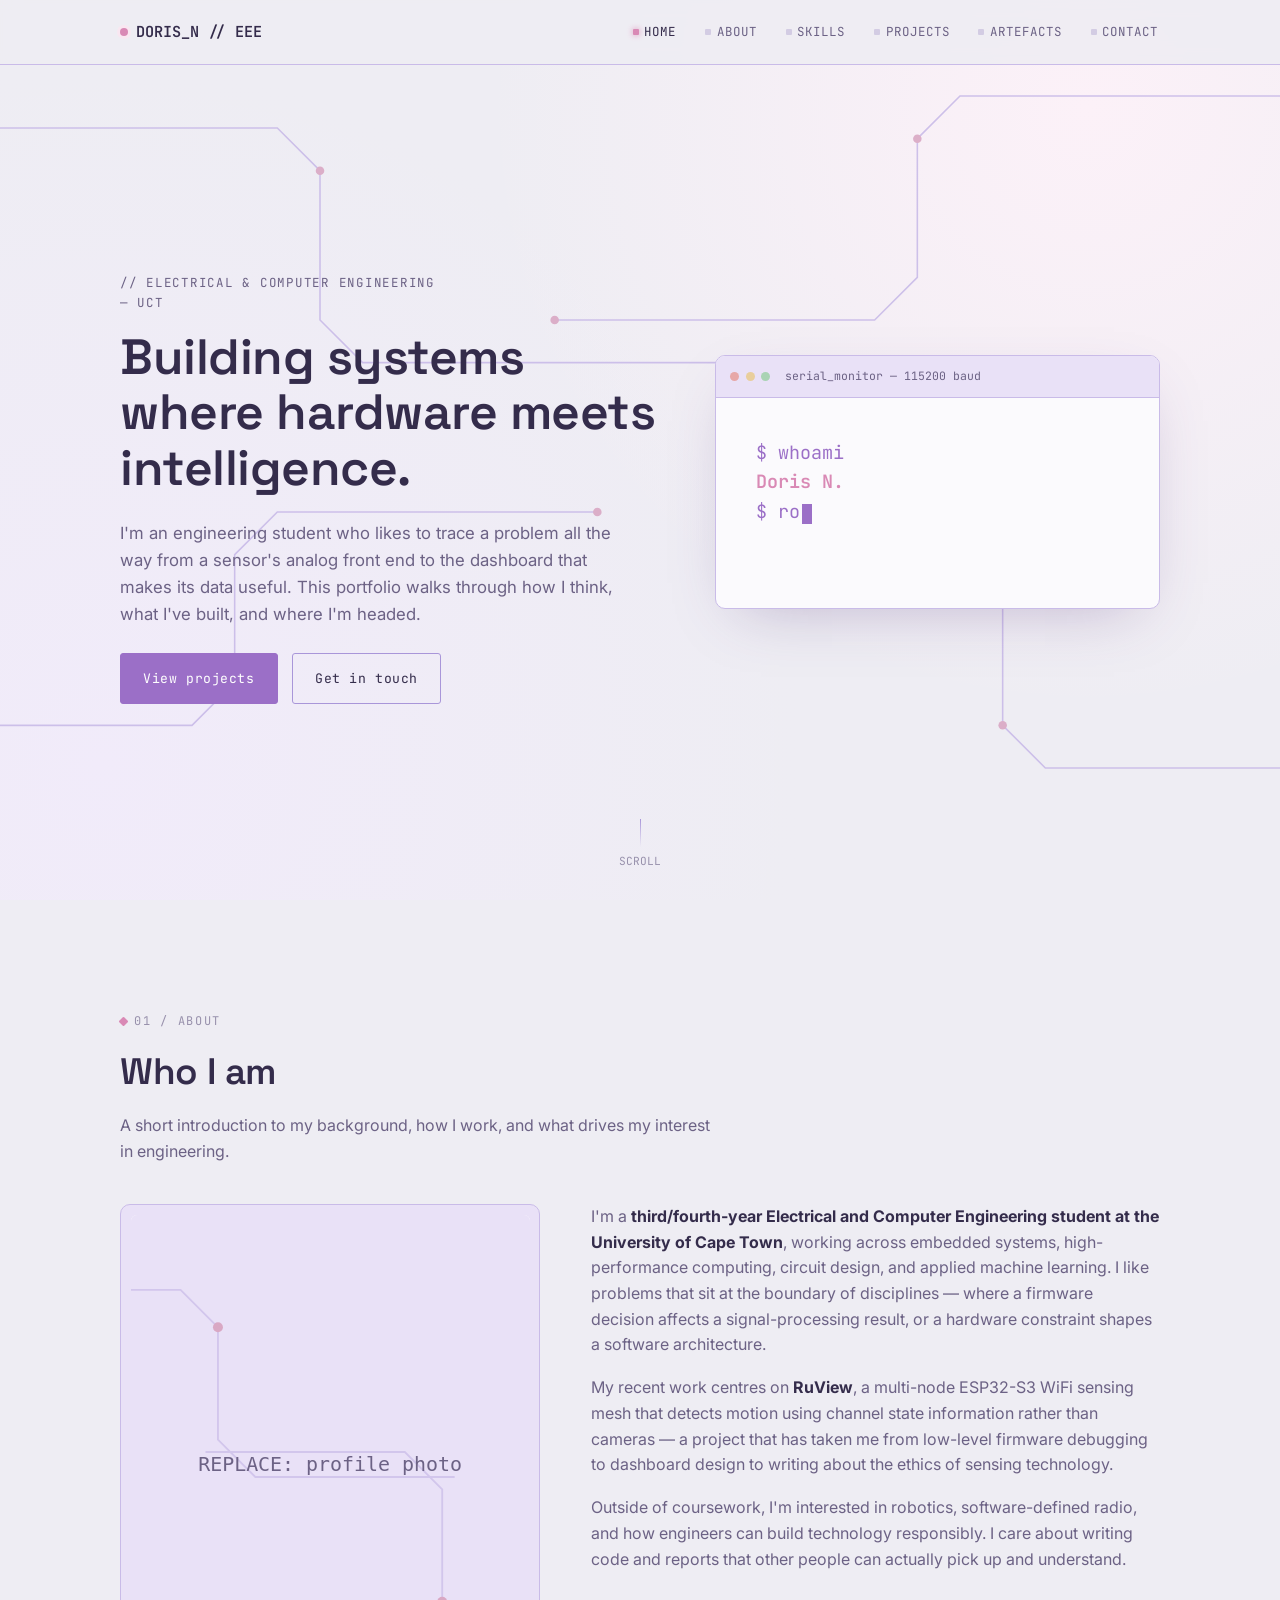
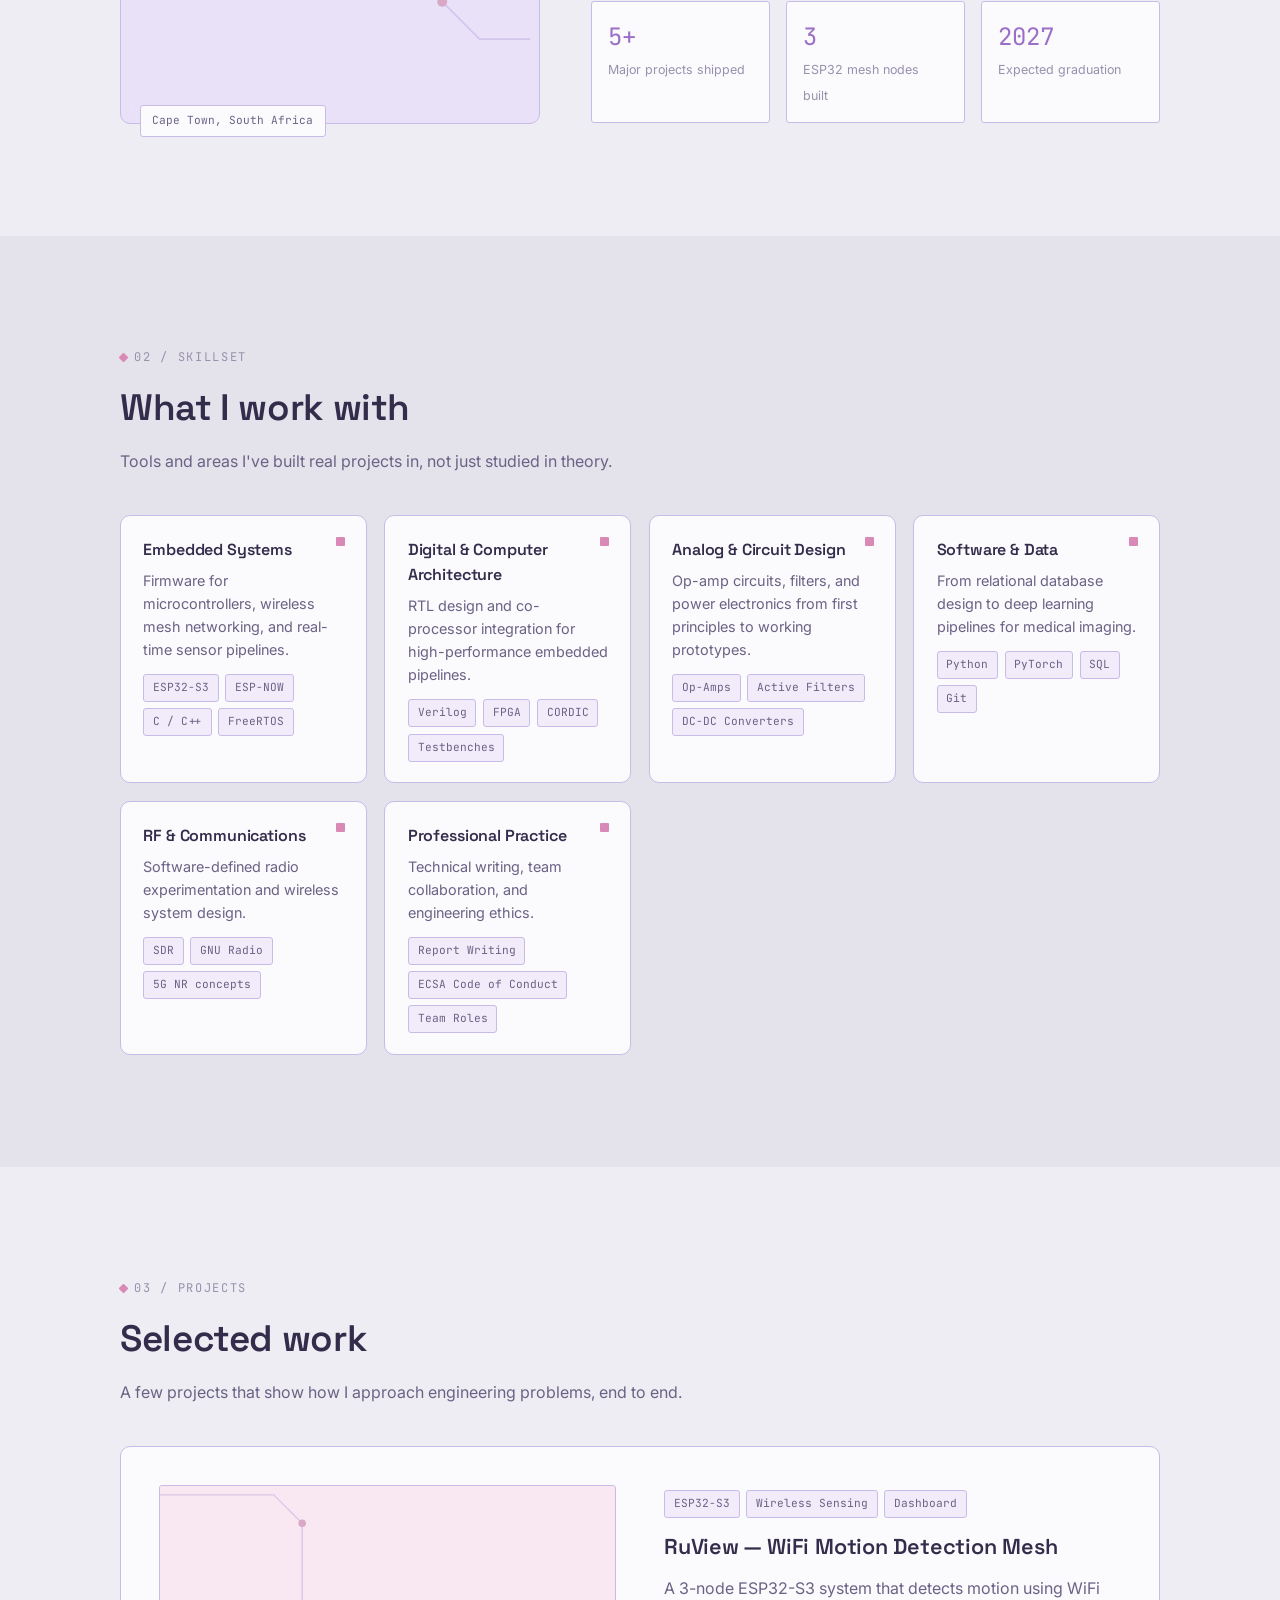
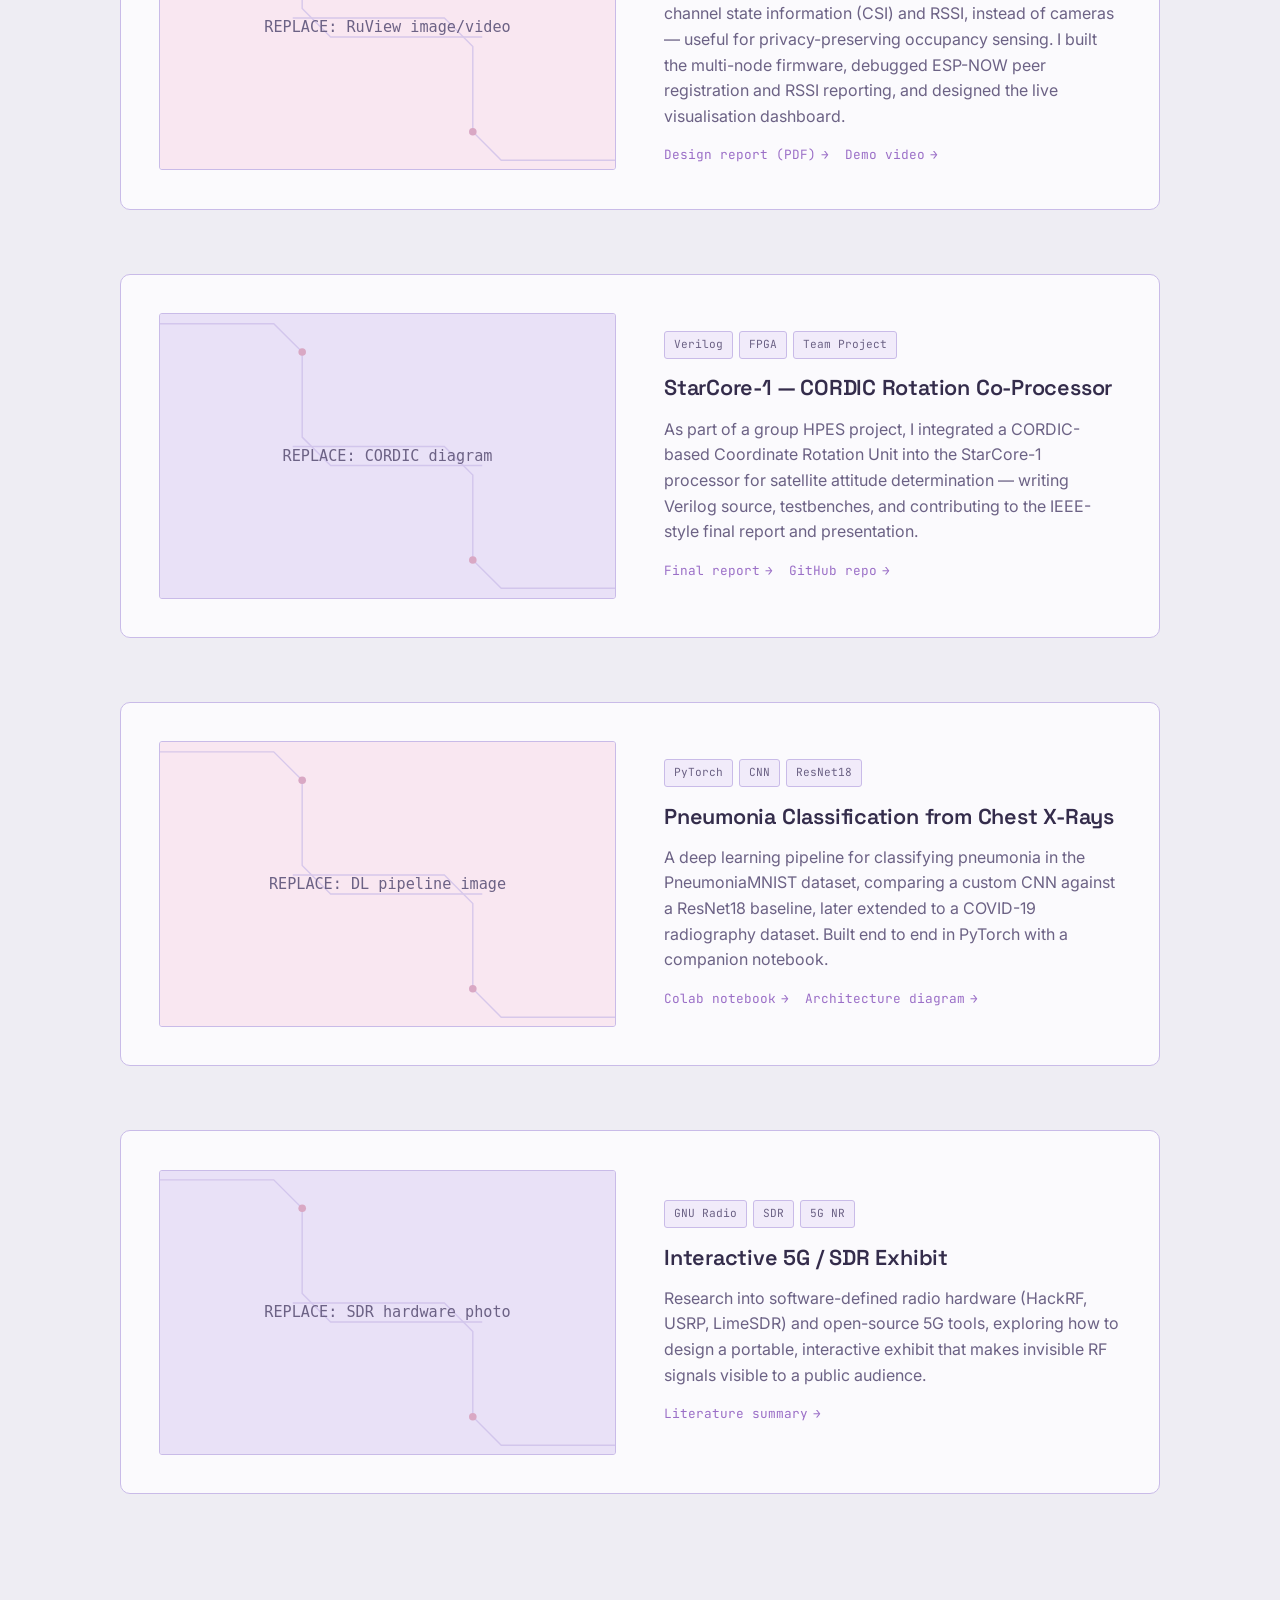
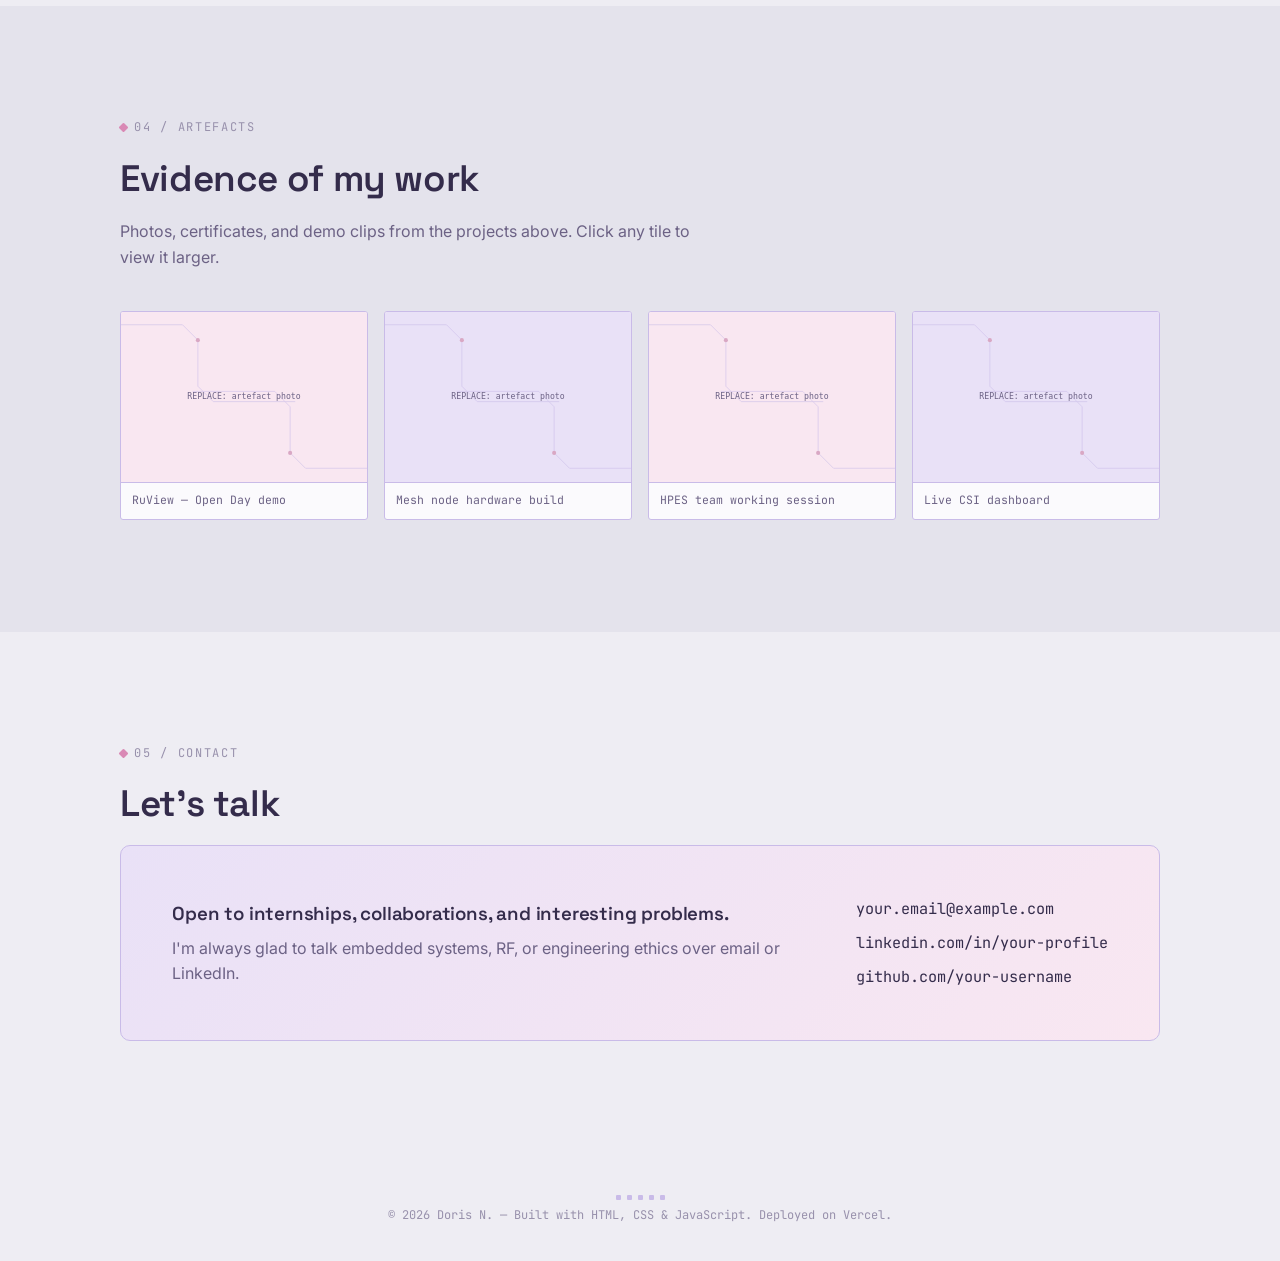
<file: doris-eportfolio/index.html>
<!DOCTYPE html>
<html lang="en">
<head>
<meta charset="UTF-8">
<meta name="viewport" content="width=device-width, initial-scale=1.0">
<title>Doris N. | Electrical &amp; Computer Engineering Portfolio</title>
<meta name="description" content="E-portfolio of Doris N., Electrical and Computer Engineering student at UCT — embedded systems, RF, and edge AI projects.">

<link rel="preconnect" href="https://fonts.googleapis.com">
<link rel="preconnect" href="https://fonts.gstatic.com" crossorigin>
<link href="https://fonts.googleapis.com/css2?family=Space+Grotesk:wght@500;600;700&family=Inter:wght@400;500;600&family=JetBrains+Mono:wght@400;500;600&display=swap" rel="stylesheet">
<link rel="stylesheet" href="style.css">
</head>
<body>

<!-- ============================== NAV ============================== -->
<nav class="nav">
  <div class="wrap">
    <a href="#home" class="nav-brand"><span class="dot"></span>DORIS_N // EEE</a>
    <button class="nav-toggle" id="navToggle" aria-label="Toggle menu" aria-expanded="false">
      <span></span>
    </button>
    <ul class="nav-links" id="navLinks">
      <li><a href="#home" class="nav-link" data-section="home">Home</a></li>
      <li><a href="#about" class="nav-link" data-section="about">About</a></li>
      <li><a href="#skills" class="nav-link" data-section="skills">Skills</a></li>
      <li><a href="#projects" class="nav-link" data-section="projects">Projects</a></li>
      <li><a href="#artefacts" class="nav-link" data-section="artefacts">Artefacts</a></li>
      <li><a href="#contact" class="nav-link" data-section="contact">Contact</a></li>
    </ul>
  </div>
</nav>

<!-- ============================== HERO ============================== -->
<header class="hero" id="home">
  <svg class="hero-traces" viewBox="0 0 1200 800" preserveAspectRatio="none" aria-hidden="true">
    <g fill="none" stroke="#C9BBE8" stroke-width="1.5">
      <path d="M0 120 H260 L300 160 V300 L340 340 H700"/>
      <path d="M1200 90 H900 L860 130 V260 L820 300 H520"/>
      <path d="M0 680 H180 L220 640 V520 L260 480 H560"/>
      <path d="M1200 720 H980 L940 680 V560 L980 520 H760"/>
    </g>
    <g fill="#D9A8C4">
      <circle cx="300" cy="160" r="4"/>
      <circle cx="700" cy="340" r="4"/>
      <circle cx="860" cy="130" r="4"/>
      <circle cx="520" cy="300" r="4"/>
      <circle cx="220" cy="640" r="4"/>
      <circle cx="560" cy="480" r="4"/>
      <circle cx="940" cy="680" r="4"/>
      <circle cx="760" cy="520" r="4"/>
    </g>
  </svg>

  <div class="wrap hero-inner">
    <div class="hero-copy">
      <p class="kicker">// Electrical &amp; Computer Engineering — UCT</p>
      <h1>Building systems where hardware meets intelligence.</h1>
      <p>I'm an engineering student who likes to trace a problem all the way from a sensor's analog front end to the dashboard that makes its data useful. This portfolio walks through how I think, what I've built, and where I'm headed.</p>
      <div class="hero-actions">
        <a href="#projects" class="btn">View projects</a>
        <a href="#contact" class="btn ghost">Get in touch</a>
      </div>
    </div>

    <div class="terminal">
      <div class="terminal-bar">
        <span class="tdot"></span><span class="tdot"></span><span class="tdot"></span>
        <span class="terminal-title">serial_monitor — 115200 baud</span>
      </div>
      <div class="terminal-body" id="typeTarget">
        <span class="prompt">$</span> whoami<br>
        <span class="cursor" id="typeCursor"></span>
      </div>
    </div>
  </div>

  <div class="scroll-cue"><span class="line"></span>SCROLL</div>
</header>

<!-- ============================== ABOUT ============================== -->
<section id="about">
  <div class="wrap">
    <div class="eyebrow">01 / About</div>
    <h2 class="section-title reveal from-up">Who I am</h2>
    <p class="section-sub reveal from-up">A short introduction to my background, how I work, and what drives my interest in engineering.</p>

    <div class="about-grid">
      <div class="reveal from-left">
        <div class="portrait-frame">
          <!--
            EDIT ME: replace the src below with your own photo.
            Put your image file in assets/images/ and reference it,
            e.g. src="assets/images/profile.jpg"
          -->
          <img src="assets/images/profile-placeholder.svg" alt="Portrait of Doris N.">
          <span class="portrait-tag">Cape Town, South Africa</span>
        </div>
      </div>

      <div class="about-copy reveal from-right">
        <p>I'm a <strong>third/fourth-year Electrical and Computer Engineering student at the University of Cape Town</strong>, working across embedded systems, high-performance computing, circuit design, and applied machine learning. I like problems that sit at the boundary of disciplines — where a firmware decision affects a signal-processing result, or a hardware constraint shapes a software architecture.</p>
        <p>My recent work centres on <strong>RuView</strong>, a multi-node ESP32-S3 WiFi sensing mesh that detects motion using channel state information rather than cameras — a project that has taken me from low-level firmware debugging to dashboard design to writing about the ethics of sensing technology.</p>
        <p>Outside of coursework, I'm interested in robotics, software-defined radio, and how engineers can build technology responsibly. I care about writing code and reports that other people can actually pick up and understand.</p>

        <div class="stat-row">
          <div class="stat"><span class="num">5+</span><span class="label">Major projects shipped</span></div>
          <div class="stat"><span class="num">3</span><span class="label">ESP32 mesh nodes built</span></div>
          <div class="stat"><span class="num">2027</span><span class="label">Expected graduation</span></div>
        </div>
      </div>
    </div>
  </div>
</section>

<!-- ============================== SKILLS ============================== -->
<section class="section-alt" id="skills">
  <div class="wrap">
    <div class="eyebrow">02 / Skillset</div>
    <h2 class="section-title reveal from-up">What I work with</h2>
    <p class="section-sub reveal from-up">Tools and areas I've built real projects in, not just studied in theory.</p>

    <div class="skill-board">
      <div class="skill-node reveal from-left">
        <h4>Embedded Systems</h4>
        <p>Firmware for microcontrollers, wireless mesh networking, and real-time sensor pipelines.</p>
        <div class="chip-row">
          <span class="chip">ESP32-S3</span><span class="chip">ESP-NOW</span><span class="chip">C / C++</span><span class="chip">FreeRTOS</span>
        </div>
      </div>
      <div class="skill-node reveal from-left">
        <h4>Digital &amp; Computer Architecture</h4>
        <p>RTL design and co-processor integration for high-performance embedded pipelines.</p>
        <div class="chip-row">
          <span class="chip">Verilog</span><span class="chip">FPGA</span><span class="chip">CORDIC</span><span class="chip">Testbenches</span>
        </div>
      </div>
      <div class="skill-node reveal from-right">
        <h4>Analog &amp; Circuit Design</h4>
        <p>Op-amp circuits, filters, and power electronics from first principles to working prototypes.</p>
        <div class="chip-row">
          <span class="chip">Op-Amps</span><span class="chip">Active Filters</span><span class="chip">DC-DC Converters</span>
        </div>
      </div>
      <div class="skill-node reveal from-right">
        <h4>Software &amp; Data</h4>
        <p>From relational database design to deep learning pipelines for medical imaging.</p>
        <div class="chip-row">
          <span class="chip">Python</span><span class="chip">PyTorch</span><span class="chip">SQL</span><span class="chip">Git</span>
        </div>
      </div>
      <div class="skill-node reveal from-left">
        <h4>RF &amp; Communications</h4>
        <p>Software-defined radio experimentation and wireless system design.</p>
        <div class="chip-row">
          <span class="chip">SDR</span><span class="chip">GNU Radio</span><span class="chip">5G NR concepts</span>
        </div>
      </div>
      <div class="skill-node reveal from-right">
        <h4>Professional Practice</h4>
        <p>Technical writing, team collaboration, and engineering ethics.</p>
        <div class="chip-row">
          <span class="chip">Report Writing</span><span class="chip">ECSA Code of Conduct</span><span class="chip">Team Roles</span>
        </div>
      </div>
    </div>
  </div>
</section>

<!-- ============================== PROJECTS ============================== -->
<section id="projects">
  <div class="wrap">
    <div class="eyebrow">03 / Projects</div>
    <h2 class="section-title reveal from-up">Selected work</h2>
    <p class="section-sub reveal from-up">A few projects that show how I approach engineering problems, end to end.</p>

    <div class="project-list">

      <!-- Project 1 -->
      <article class="project-card reveal from-left">
        <div class="project-media">
          <!-- EDIT ME: swap this placeholder for a real image or <video> — see README -->
          <img src="assets/images/project-ruview-placeholder.svg" alt="RuView WiFi motion detection mesh diagram">
        </div>
        <div class="project-text">
          <div class="tag-row"><span class="chip">ESP32-S3</span><span class="chip">Wireless Sensing</span><span class="chip">Dashboard</span></div>
          <h3>RuView — WiFi Motion Detection Mesh</h3>
          <p>A 3-node ESP32-S3 system that detects motion using WiFi channel state information (CSI) and RSSI, instead of cameras — useful for privacy-preserving occupancy sensing. I built the multi-node firmware, debugged ESP-NOW peer registration and RSSI reporting, and designed the live visualisation dashboard.</p>
          <div class="project-links">
            <a href="#">Design report (PDF)</a>
            <a href="#">Demo video</a>
          </div>
        </div>
      </article>

      <!-- Project 2 -->
      <article class="project-card reveal from-right">
        <div class="project-media">
          <img src="assets/images/project-cordic-placeholder.svg" alt="CORDIC co-processor block diagram">
        </div>
        <div class="project-text">
          <div class="tag-row"><span class="chip">Verilog</span><span class="chip">FPGA</span><span class="chip">Team Project</span></div>
          <h3>StarCore-1 — CORDIC Rotation Co-Processor</h3>
          <p>As part of a group HPES project, I integrated a CORDIC-based Coordinate Rotation Unit into the StarCore-1 processor for satellite attitude determination — writing Verilog source, testbenches, and contributing to the IEEE-style final report and presentation.</p>
          <div class="project-links">
            <a href="#">Final report</a>
            <a href="#">GitHub repo</a>
          </div>
        </div>
      </article>

      <!-- Project 3 -->
      <article class="project-card reveal from-left">
        <div class="project-media">
          <img src="assets/images/project-pneumonia-placeholder.svg" alt="Chest X-ray classification pipeline">
        </div>
        <div class="project-text">
          <div class="tag-row"><span class="chip">PyTorch</span><span class="chip">CNN</span><span class="chip">ResNet18</span></div>
          <h3>Pneumonia Classification from Chest X-Rays</h3>
          <p>A deep learning pipeline for classifying pneumonia in the PneumoniaMNIST dataset, comparing a custom CNN against a ResNet18 baseline, later extended to a COVID-19 radiography dataset. Built end to end in PyTorch with a companion notebook.</p>
          <div class="project-links">
            <a href="#">Colab notebook</a>
            <a href="#">Architecture diagram</a>
          </div>
        </div>
      </article>

      <!-- Project 4 -->
      <article class="project-card reveal from-right">
        <div class="project-media">
          <img src="assets/images/project-sdr-placeholder.svg" alt="Software defined radio hardware">
        </div>
        <div class="project-text">
          <div class="tag-row"><span class="chip">GNU Radio</span><span class="chip">SDR</span><span class="chip">5G NR</span></div>
          <h3>Interactive 5G / SDR Exhibit</h3>
          <p>Research into software-defined radio hardware (HackRF, USRP, LimeSDR) and open-source 5G tools, exploring how to design a portable, interactive exhibit that makes invisible RF signals visible to a public audience.</p>
          <div class="project-links">
            <a href="#">Literature summary</a>
          </div>
        </div>
      </article>

    </div>
  </div>
</section>

<!-- ============================== ARTEFACTS ============================== -->
<section class="section-alt" id="artefacts">
  <div class="wrap">
    <div class="eyebrow">04 / Artefacts</div>
    <h2 class="section-title reveal from-up">Evidence of my work</h2>
    <p class="section-sub reveal from-up">Photos, certificates, and demo clips from the projects above. Click any tile to view it larger.</p>

    <div class="gallery" id="gallery">
      <!--
        EDIT ME: each gallery-item is one photo or video.
        Copy a block, change the file path and caption. See README.
      -->
      <div class="gallery-item reveal from-up" data-full="assets/images/artefact-1-placeholder.svg" data-type="image">
        <img src="assets/images/artefact-1-placeholder.svg" alt="RuView open day demo">
        <div class="gallery-cap">RuView — Open Day demo</div>
      </div>
      <div class="gallery-item reveal from-up" data-full="assets/images/artefact-2-placeholder.svg" data-type="image">
        <img src="assets/images/artefact-2-placeholder.svg" alt="PCB and node hardware">
        <div class="gallery-cap">Mesh node hardware build</div>
      </div>
      <div class="gallery-item reveal from-up" data-full="assets/images/artefact-3-placeholder.svg" data-type="image">
        <img src="assets/images/artefact-3-placeholder.svg" alt="Team working session">
        <div class="gallery-cap">HPES team working session</div>
      </div>
      <div class="gallery-item reveal from-up" data-full="assets/images/artefact-4-placeholder.svg" data-type="image">
        <img src="assets/images/artefact-4-placeholder.svg" alt="Dashboard screenshot">
        <div class="gallery-cap">Live CSI dashboard</div>
      </div>
    </div>
  </div>
</section>

<!-- ============================== CONTACT ============================== -->
<section id="contact">
  <div class="wrap">
    <div class="eyebrow">05 / Contact</div>
    <h2 class="section-title reveal from-up">Let's talk</h2>

    <div class="contact-panel reveal from-up">
      <div>
        <h3 style="margin-bottom:0.4rem;">Open to internships, collaborations, and interesting problems.</h3>
        <p style="color:var(--ink-soft); margin:0;">I'm always glad to talk embedded systems, RF, or engineering ethics over email or LinkedIn.</p>
      </div>
      <div class="contact-links">
        <a href="mailto:your.email@example.com">your.email@example.com</a>
        <a href="https://linkedin.com/in/your-profile" target="_blank" rel="noopener">linkedin.com/in/your-profile</a>
        <a href="https://github.com/your-username" target="_blank" rel="noopener">github.com/your-username</a>
      </div>
    </div>
  </div>
</section>

<footer>
  <div class="pin-divider"><span></span><span></span><span></span><span></span><span></span></div>
  &copy; <span id="year"></span> Doris N. — Built with HTML, CSS &amp; JavaScript. Deployed on Vercel.
</footer>

<!-- ============================== LIGHTBOX ============================== -->
<div class="lightbox" id="lightbox">
  <button class="lightbox-close" id="lightboxClose" aria-label="Close">✕</button>
  <div class="lightbox-inner" id="lightboxInner"></div>
</div>

<script src="script.js"></script>
</body>
</html>
</file>
<file: doris-eportfolio/style.css>
/* ==========================================================================
   DORIS N. — ENGINEERING E-PORTFOLIO
   Design language: PCB traces, serial-monitor typography, solder-pad accents.
   Palette lives in the :root block below — change values there to re-theme
   the whole site. See README.md for the full editing guide.
   ========================================================================== */

:root {
  /* ---- Palette: light purple / light pink / light grey ---- */
  --grey-bg:      #EEEDF3;   /* main page background */
  --grey-panel:   #E4E3EC;   /* slightly deeper grey panel */
  --purple-panel: #E9E1F7;   /* light purple panel */
  --purple-soft:  #F1EBFA;   /* pale purple wash */
  --pink-panel:   #F9E7F1;   /* light pink panel */
  --pink-soft:    #FCF1F8;   /* pale pink wash */
  --card:         #FBFAFD;   /* card surface */

  --ink:          #342C4B;   /* primary text — deep plum */
  --ink-soft:     #6C6285;   /* secondary text — muted violet-grey */
  --ink-faint:    #9891AC;   /* tertiary / captions */

  --trace:        #C9BBE8;   /* circuit trace lines */
  --trace-strong: #A996D9;   /* brighter trace / hover */
  --accent:       #9B6FC7;   /* violet accent — buttons, links */
  --accent-pink:  #D989B5;   /* rose accent — highlights, LED-on state */
  --led-off:      #D3CCE3;

  --radius: 3px;
  --radius-lg: 10px;
  --gap: clamp(1.5rem, 4vw, 3.5rem);

  --font-display: 'Space Grotesk', 'Segoe UI', sans-serif;
  --font-body: 'Inter', 'Segoe UI', sans-serif;
  --font-mono: 'JetBrains Mono', 'Consolas', monospace;
}

* { box-sizing: border-box; }
html { scroll-behavior: smooth; }

body {
  margin: 0;
  background: var(--grey-bg);
  color: var(--ink);
  font-family: var(--font-body);
  font-size: 16px;
  line-height: 1.6;
  -webkit-font-smoothing: antialiased;
}

@media (prefers-reduced-motion: reduce) {
  html { scroll-behavior: auto; }
  * { animation-duration: 0.01ms !important; animation-iteration-count: 1 !important; transition-duration: 0.01ms !important; }
}

a { color: var(--accent); text-decoration: none; }
a:hover { color: var(--accent-pink); }
img, video { max-width: 100%; display: block; }

:focus-visible {
  outline: 2px solid var(--accent);
  outline-offset: 3px;
}

.wrap {
  max-width: 1120px;
  margin: 0 auto;
  padding: 0 clamp(1.25rem, 4vw, 2.5rem);
}

.eyebrow {
  font-family: var(--font-mono);
  font-size: 0.75rem;
  letter-spacing: 0.14em;
  text-transform: uppercase;
  color: var(--ink-faint);
  display: flex;
  align-items: center;
  gap: 0.6em;
  margin-bottom: 0.75rem;
}
.eyebrow::before {
  content: '';
  width: 7px; height: 7px;
  background: var(--accent-pink);
  border-radius: 1px;
  transform: rotate(45deg);
  flex: none;
}

h1, h2, h3, h4 {
  font-family: var(--font-display);
  color: var(--ink);
  margin: 0 0 0.5em;
  font-weight: 600;
  letter-spacing: -0.01em;
}

h2.section-title {
  font-size: clamp(1.6rem, 3vw, 2.3rem);
  margin-bottom: 0.3em;
}
.section-sub {
  color: var(--ink-soft);
  max-width: 60ch;
  margin: 0 0 2.5rem;
}

/* ---------------------------------------------------------------- NAV --- */
.nav {
  position: fixed;
  top: 0; left: 0; right: 0;
  z-index: 100;
  background: rgba(238, 237, 243, 0.86);
  backdrop-filter: blur(10px);
  border-bottom: 1px solid var(--trace);
  transition: background 0.3s ease;
}
.nav .wrap {
  display: flex;
  align-items: center;
  justify-content: space-between;
  height: 64px;
  max-width: 1120px;
}
.nav-brand {
  font-family: var(--font-mono);
  font-weight: 600;
  font-size: 0.95rem;
  color: var(--ink);
  display: flex;
  align-items: center;
  gap: 0.5rem;
}
.nav-brand .dot {
  width: 8px; height: 8px;
  background: var(--accent-pink);
  border-radius: 50%;
  box-shadow: 0 0 0 3px var(--pink-panel);
}
.nav-links {
  display: flex;
  gap: clamp(0.75rem, 2vw, 2rem);
  list-style: none;
  margin: 0; padding: 0;
  font-family: var(--font-mono);
  font-size: 0.78rem;
  letter-spacing: 0.08em;
  text-transform: uppercase;
}
.nav-links a {
  color: var(--ink-soft);
  position: relative;
  padding: 0.4rem 0.1rem;
  display: flex;
  align-items: center;
  gap: 0.45em;
}
.nav-links a::before {
  content: '';
  width: 6px; height: 6px;
  border-radius: 1px;
  background: var(--led-off);
  transition: background 0.25s ease, box-shadow 0.25s ease;
}
.nav-links a:hover, .nav-links a.active { color: var(--ink); }
.nav-links a.active::before,
.nav-links a:hover::before {
  background: var(--accent-pink);
  box-shadow: 0 0 6px var(--accent-pink);
}
.nav-toggle {
  display: none;
  background: none;
  border: 1px solid var(--trace);
  border-radius: var(--radius);
  width: 38px; height: 38px;
  align-items: center;
  justify-content: center;
  cursor: pointer;
}
.nav-toggle span, .nav-toggle span::before, .nav-toggle span::after {
  content: '';
  display: block;
  width: 16px; height: 2px;
  background: var(--ink);
  position: relative;
  transition: 0.2s;
}
.nav-toggle span::before { position: absolute; top: -5px; }
.nav-toggle span::after { position: absolute; top: 5px; }

@media (max-width: 760px) {
  .nav-links {
    position: fixed;
    top: 64px; right: 0;
    background: var(--grey-bg);
    border-left: 1px solid var(--trace);
    border-bottom: 1px solid var(--trace);
    flex-direction: column;
    padding: 1.5rem;
    gap: 1.1rem;
    transform: translateX(100%);
    transition: transform 0.3s ease;
  }
  .nav-links.open { transform: translateX(0); }
  .nav-toggle { display: flex; }
}

/* --------------------------------------------------------------- HERO --- */
.hero {
  min-height: 100vh;
  display: flex;
  align-items: center;
  position: relative;
  overflow: hidden;
  padding-top: 64px;
  background:
    radial-gradient(circle at 85% 12%, var(--pink-soft) 0%, transparent 45%),
    radial-gradient(circle at 8% 85%, var(--purple-soft) 0%, transparent 50%),
    var(--grey-bg);
}
.hero-traces { position: absolute; inset: 0; z-index: 0; opacity: 0.9; pointer-events: none; }
.hero-inner { position: relative; z-index: 1; display: grid; grid-template-columns: 1.1fr 0.9fr; gap: var(--gap); align-items: center; }
@media (max-width: 860px) { .hero-inner { grid-template-columns: 1fr; } }

.terminal {
  background: var(--card);
  border: 1px solid var(--trace);
  border-radius: var(--radius-lg);
  box-shadow: 0 20px 60px -25px rgba(90, 60, 130, 0.35);
  overflow: hidden;
}
.terminal-bar {
  display: flex;
  align-items: center;
  gap: 0.4rem;
  padding: 0.7rem 0.9rem;
  background: var(--purple-panel);
  border-bottom: 1px solid var(--trace);
  font-family: var(--font-mono);
  font-size: 0.72rem;
  color: var(--ink-soft);
}
.terminal-bar .tdot { width: 9px; height: 9px; border-radius: 50%; background: var(--led-off); }
.terminal-bar .tdot:nth-child(1) { background: #E7A8A8; }
.terminal-bar .tdot:nth-child(2) { background: #E9CE9C; }
.terminal-bar .tdot:nth-child(3) { background: #A9D3B4; }
.terminal-title { margin-left: 0.5rem; }
.terminal-body {
  font-family: var(--font-mono);
  font-size: clamp(0.95rem, 2.2vw, 1.15rem);
  padding: clamp(1.5rem, 4vw, 2.5rem);
  min-height: 210px;
  color: var(--ink);
  white-space: pre-wrap;
}
.terminal-body .prompt { color: var(--accent); }
.terminal-body .type-name { color: var(--accent-pink); font-weight: 600; }
.terminal-body .cursor {
  display: inline-block;
  width: 0.55em; height: 1.05em;
  background: var(--accent);
  vertical-align: text-bottom;
  margin-left: 2px;
  animation: blink 0.9s steps(1) infinite;
}
@keyframes blink { 50% { opacity: 0; } }

.hero-copy .kicker {
  font-family: var(--font-mono);
  font-size: 0.78rem;
  letter-spacing: 0.14em;
  text-transform: uppercase;
  color: var(--ink-soft);
  margin-bottom: 1rem;
}
.hero-copy h1 {
  font-size: clamp(2.1rem, 5vw, 3.1rem);
  line-height: 1.12;
}
.hero-copy p {
  color: var(--ink-soft);
  max-width: 46ch;
  font-size: 1.05rem;
}
.hero-actions { display: flex; gap: 0.9rem; flex-wrap: wrap; margin-top: 1.6rem; }

.btn {
  font-family: var(--font-mono);
  font-size: 0.82rem;
  letter-spacing: 0.04em;
  padding: 0.85rem 1.4rem;
  border-radius: var(--radius);
  border: 1px solid var(--accent);
  background: var(--accent);
  color: #fff;
  cursor: pointer;
  transition: transform 0.15s ease, box-shadow 0.15s ease, background 0.15s ease;
  display: inline-flex;
  align-items: center;
  gap: 0.5em;
}
.btn:hover { background: var(--accent-pink); border-color: var(--accent-pink); color: #fff; transform: translateY(-2px); box-shadow: 0 10px 24px -12px var(--accent-pink); }
.btn.ghost {
  background: transparent;
  color: var(--ink);
  border-color: var(--trace-strong);
}
.btn.ghost:hover { background: var(--purple-panel); color: var(--ink); box-shadow: none; }

.scroll-cue {
  position: absolute;
  bottom: 1.8rem; left: 50%;
  transform: translateX(-50%);
  font-family: var(--font-mono);
  font-size: 0.7rem;
  color: var(--ink-faint);
  display: flex; flex-direction: column; align-items: center; gap: 0.4rem;
  z-index: 1;
}
.scroll-cue .line { width: 1px; height: 28px; background: linear-gradient(var(--trace-strong), transparent); animation: pulse 1.8s ease-in-out infinite; }
@keyframes pulse { 0%,100% { opacity: 0.3; } 50% { opacity: 1; } }

/* ------------------------------------------------------------ SECTION --- */
section { padding: clamp(4rem, 9vw, 7rem) 0; position: relative; }
.section-alt { background: var(--grey-panel); }

/* slide-in reveal system */
.reveal {
  opacity: 0;
  transition: opacity 0.7s cubic-bezier(.2,.7,.2,1), transform 0.7s cubic-bezier(.2,.7,.2,1);
}
.reveal.from-left  { transform: translateX(-60px); }
.reveal.from-right { transform: translateX(60px); }
.reveal.from-up     { transform: translateY(40px); }
.reveal.in-view { opacity: 1; transform: translateX(0) translateY(0); }

/* --------------------------------------------------------------- ABOUT --- */
.about-grid {
  display: grid;
  grid-template-columns: 0.85fr 1.15fr;
  gap: var(--gap);
  align-items: start;
}
@media (max-width: 800px) { .about-grid { grid-template-columns: 1fr; } }

.portrait-frame {
  background: var(--purple-panel);
  border: 1px solid var(--trace);
  border-radius: var(--radius-lg);
  padding: 0.6rem;
  position: relative;
}
.portrait-frame img {
  border-radius: calc(var(--radius-lg) - 4px);
  width: 100%;
  aspect-ratio: 4/5;
  object-fit: cover;
  background: var(--card);
}
.portrait-tag {
  position: absolute;
  bottom: -14px; left: 1.2rem;
  background: var(--card);
  border: 1px solid var(--trace);
  border-radius: var(--radius);
  font-family: var(--font-mono);
  font-size: 0.7rem;
  padding: 0.4rem 0.7rem;
  color: var(--ink-soft);
}

.about-copy p { margin: 0 0 1.1rem; color: var(--ink-soft); }
.about-copy strong { color: var(--ink); }

.stat-row {
  display: grid;
  grid-template-columns: repeat(3, 1fr);
  gap: 1rem;
  margin-top: 1.8rem;
}
.stat {
  background: var(--card);
  border: 1px solid var(--trace);
  border-radius: var(--radius);
  padding: 1rem 1rem 0.9rem;
}
.stat .num { font-family: var(--font-mono); font-size: 1.5rem; color: var(--accent); display: block; }
.stat .label { font-size: 0.78rem; color: var(--ink-faint); }

/* -------------------------------------------------------------- SKILLS --- */
.skill-board {
  display: grid;
  grid-template-columns: repeat(auto-fit, minmax(220px, 1fr));
  gap: 1.1rem;
}
.skill-node {
  background: var(--card);
  border: 1px solid var(--trace);
  border-radius: var(--radius-lg);
  padding: 1.3rem 1.4rem;
  position: relative;
}
.skill-node::before {
  content: '';
  position: absolute; top: 1.3rem; right: 1.3rem;
  width: 9px; height: 9px;
  background: var(--accent-pink);
  border-radius: 1px;
}
.skill-node h4 { font-size: 1rem; margin-bottom: 0.4rem; }
.skill-node p { color: var(--ink-soft); font-size: 0.9rem; margin: 0 0 0.8rem; }
.chip-row { display: flex; flex-wrap: wrap; gap: 0.4rem; }
.chip {
  font-family: var(--font-mono);
  font-size: 0.7rem;
  padding: 0.25rem 0.55rem;
  border-radius: var(--radius);
  background: var(--purple-soft);
  color: var(--ink-soft);
  border: 1px solid var(--trace);
}

/* ------------------------------------------------------------ PROJECTS --- */
.project-list { display: flex; flex-direction: column; gap: clamp(2.5rem, 5vw, 4rem); }
.project-card {
  display: grid;
  grid-template-columns: 1fr 1fr;
  gap: clamp(1.5rem, 4vw, 3rem);
  align-items: center;
  background: var(--card);
  border: 1px solid var(--trace);
  border-radius: var(--radius-lg);
  padding: clamp(1.4rem, 3vw, 2.4rem);
}
.project-card:nth-child(even) { grid-template-areas: 'media text'; }
.project-card:nth-child(even) .project-media { order: 1; }
.project-card:nth-child(even) .project-text { order: 2; }
@media (max-width: 780px) {
  .project-card { grid-template-columns: 1fr !important; }
  .project-card:nth-child(even) .project-media,
  .project-card:nth-child(even) .project-text { order: initial; }
}

.project-media {
  border-radius: var(--radius);
  overflow: hidden;
  border: 1px solid var(--trace);
  background: var(--purple-soft);
  aspect-ratio: 16/10;
  display: flex;
  align-items: center;
  justify-content: center;
}
.project-media img, .project-media video { width: 100%; height: 100%; object-fit: cover; }
.media-placeholder {
  font-family: var(--font-mono);
  font-size: 0.75rem;
  color: var(--ink-faint);
  text-align: center;
  padding: 1rem;
}

.project-text .tag-row { display: flex; gap: 0.4rem; flex-wrap: wrap; margin-bottom: 0.8rem; }
.project-text h3 { font-size: 1.35rem; }
.project-text p { color: var(--ink-soft); margin: 0 0 1rem; }
.project-links { display: flex; gap: 1rem; font-family: var(--font-mono); font-size: 0.8rem; flex-wrap: wrap; }
.project-links a { display: inline-flex; align-items: center; gap: 0.4em; }
.project-links a::after { content: '→'; transition: transform 0.15s; }
.project-links a:hover::after { transform: translateX(3px); }

/* ------------------------------------------------------------ ARTEFACTS --- */
.gallery {
  display: grid;
  grid-template-columns: repeat(auto-fill, minmax(210px, 1fr));
  gap: 1rem;
}
.gallery-item {
  border: 1px solid var(--trace);
  border-radius: var(--radius);
  overflow: hidden;
  background: var(--card);
  cursor: pointer;
  position: relative;
}
.gallery-item img, .gallery-item video { width: 100%; height: 170px; object-fit: cover; }
.gallery-cap {
  font-family: var(--font-mono);
  font-size: 0.72rem;
  color: var(--ink-soft);
  padding: 0.55rem 0.7rem;
  border-top: 1px solid var(--trace);
}

.lightbox {
  position: fixed; inset: 0;
  background: rgba(52, 44, 75, 0.72);
  backdrop-filter: blur(4px);
  display: none;
  align-items: center;
  justify-content: center;
  z-index: 200;
  padding: 2rem;
}
.lightbox.open { display: flex; }
.lightbox-inner { max-width: 900px; width: 100%; background: var(--card); border-radius: var(--radius-lg); overflow: hidden; }
.lightbox-inner img, .lightbox-inner video { width: 100%; max-height: 75vh; object-fit: contain; background: #000; }
.lightbox-close {
  position: absolute; top: 1.4rem; right: 1.6rem;
  background: var(--card);
  border: 1px solid var(--trace);
  width: 38px; height: 38px;
  border-radius: 50%;
  cursor: pointer;
  font-family: var(--font-mono);
}

/* ------------------------------------------------------------- CONTACT --- */
.contact-panel {
  background: linear-gradient(135deg, var(--purple-panel), var(--pink-panel));
  border: 1px solid var(--trace);
  border-radius: var(--radius-lg);
  padding: clamp(2rem, 5vw, 3.2rem);
  display: grid;
  grid-template-columns: 1fr auto;
  gap: 2rem;
  align-items: center;
}
@media (max-width: 700px) { .contact-panel { grid-template-columns: 1fr; } }
.contact-links { display: flex; flex-direction: column; gap: 0.6rem; font-family: var(--font-mono); font-size: 0.95rem; }
.contact-links a { color: var(--ink); }
.contact-links a:hover { color: var(--accent); }

footer {
  padding: 2.2rem 0;
  text-align: center;
  font-family: var(--font-mono);
  font-size: 0.75rem;
  color: var(--ink-faint);
}

/* pin-header style connector divider between sections */
.pin-divider {
  display: flex;
  justify-content: center;
  gap: 6px;
  padding: 0.4rem 0;
}
.pin-divider span { width: 5px; height: 5px; background: var(--trace); border-radius: 1px; }
</file>
